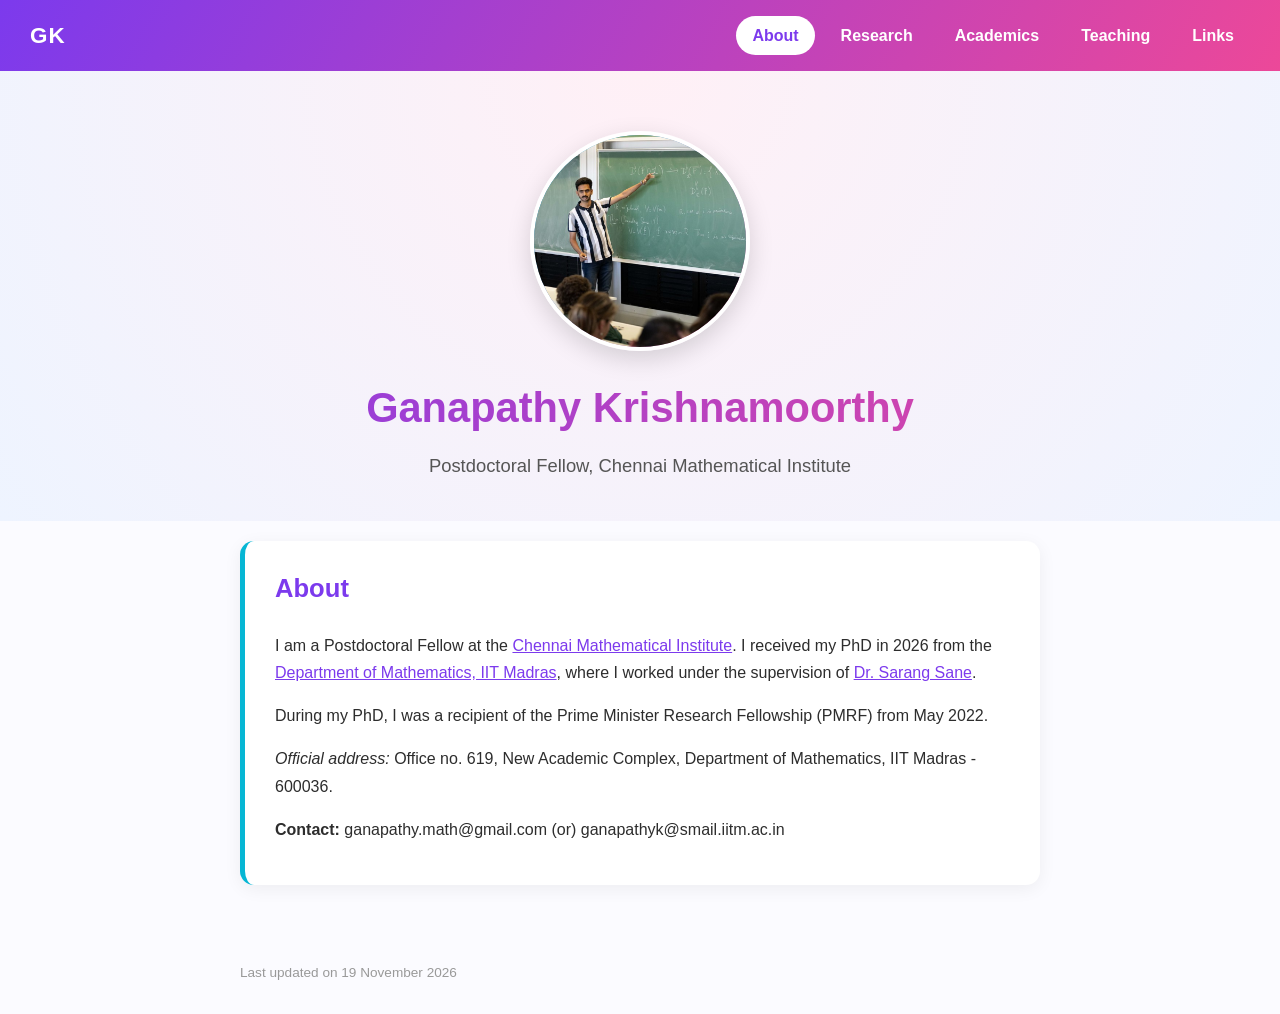
<file: index.html>
<!DOCTYPE html>
<html lang="en">
<head>
<meta charset="UTF-8">
<meta name="viewport" content="width=device-width, initial-scale=1.0">
<title>Ganapathy Krishnamoorthy | Postdoctoral Fellow, Chennai Mathematical Institute</title>
<meta name="description" content="Personal homepage of Ganapathy Krishnamoorthy, Postdoctoral Fellow at Chennai Mathematical Institute, working on commutative algebra and homological algebra.">
<link rel="canonical" href="https://gana-kmath.github.io/index.html">
<meta property="og:title" content="Ganapathy Krishnamoorthy | Postdoctoral Fellow, Chennai Mathematical Institute">
<meta property="og:description" content="Personal homepage of Ganapathy Krishnamoorthy, Postdoctoral Fellow at Chennai Mathematical Institute, working on commutative algebra and homological algebra.">
<meta property="og:type" content="website">
<meta property="og:url" content="https://gana-kmath.github.io/index.html">
<meta property="og:site_name" content="Ganapathy Krishnamoorthy">
<link rel="stylesheet" href="style.css">
</head>
<body>


<header class="topnav">
<a href="index.html" class="brand">GK</a>
<nav>
<a href="index.html" class="active">About</a>
<a href="research.html">Research</a>
<a href="academics.html">Academics</a>
<a href="teaching.html">Teaching</a>
<a href="links.html">Links</a>
</nav>
</header>


<div class="hero">
<div class="avatar">
<img src="profile.jpg" alt="Ganapathy Krishnamoorthy" style="width:100%;height:100%;border-radius:50%;object-fit:cover;">
</div>
<h1>Ganapathy Krishnamoorthy</h1>
<p>Postdoctoral Fellow, Chennai Mathematical Institute</p>
</div>


<main>
<div class="card">
<h2>About</h2>
<p>I am a Postdoctoral Fellow at the <a href="https://www.cmi.ac.in" target="_blank">Chennai Mathematical Institute</a>. I received my PhD in 2026 from the <a href="https://math.iitm.ac.in" target="_blank">Department of Mathematics, IIT Madras</a>, where I worked under the supervision of <a href="https://home.iitm.ac.in/sarang/" target="_blank">Dr. Sarang Sane</a>.</p>
<p>During my PhD, I was a recipient of the Prime Minister Research Fellowship (PMRF) from May 2022.</p>
<p><em>Official address:</em> Office no. 619, New Academic Complex, Department of Mathematics, IIT Madras - 600036.</p>
<p><strong>Contact:</strong> ganapathy.math@gmail.com (or) ganapathyk@smail.iitm.ac.in</p>
</div>
</main>

<footer>Last updated on 19 November 2026</footer>

</body>
</html>
</file>
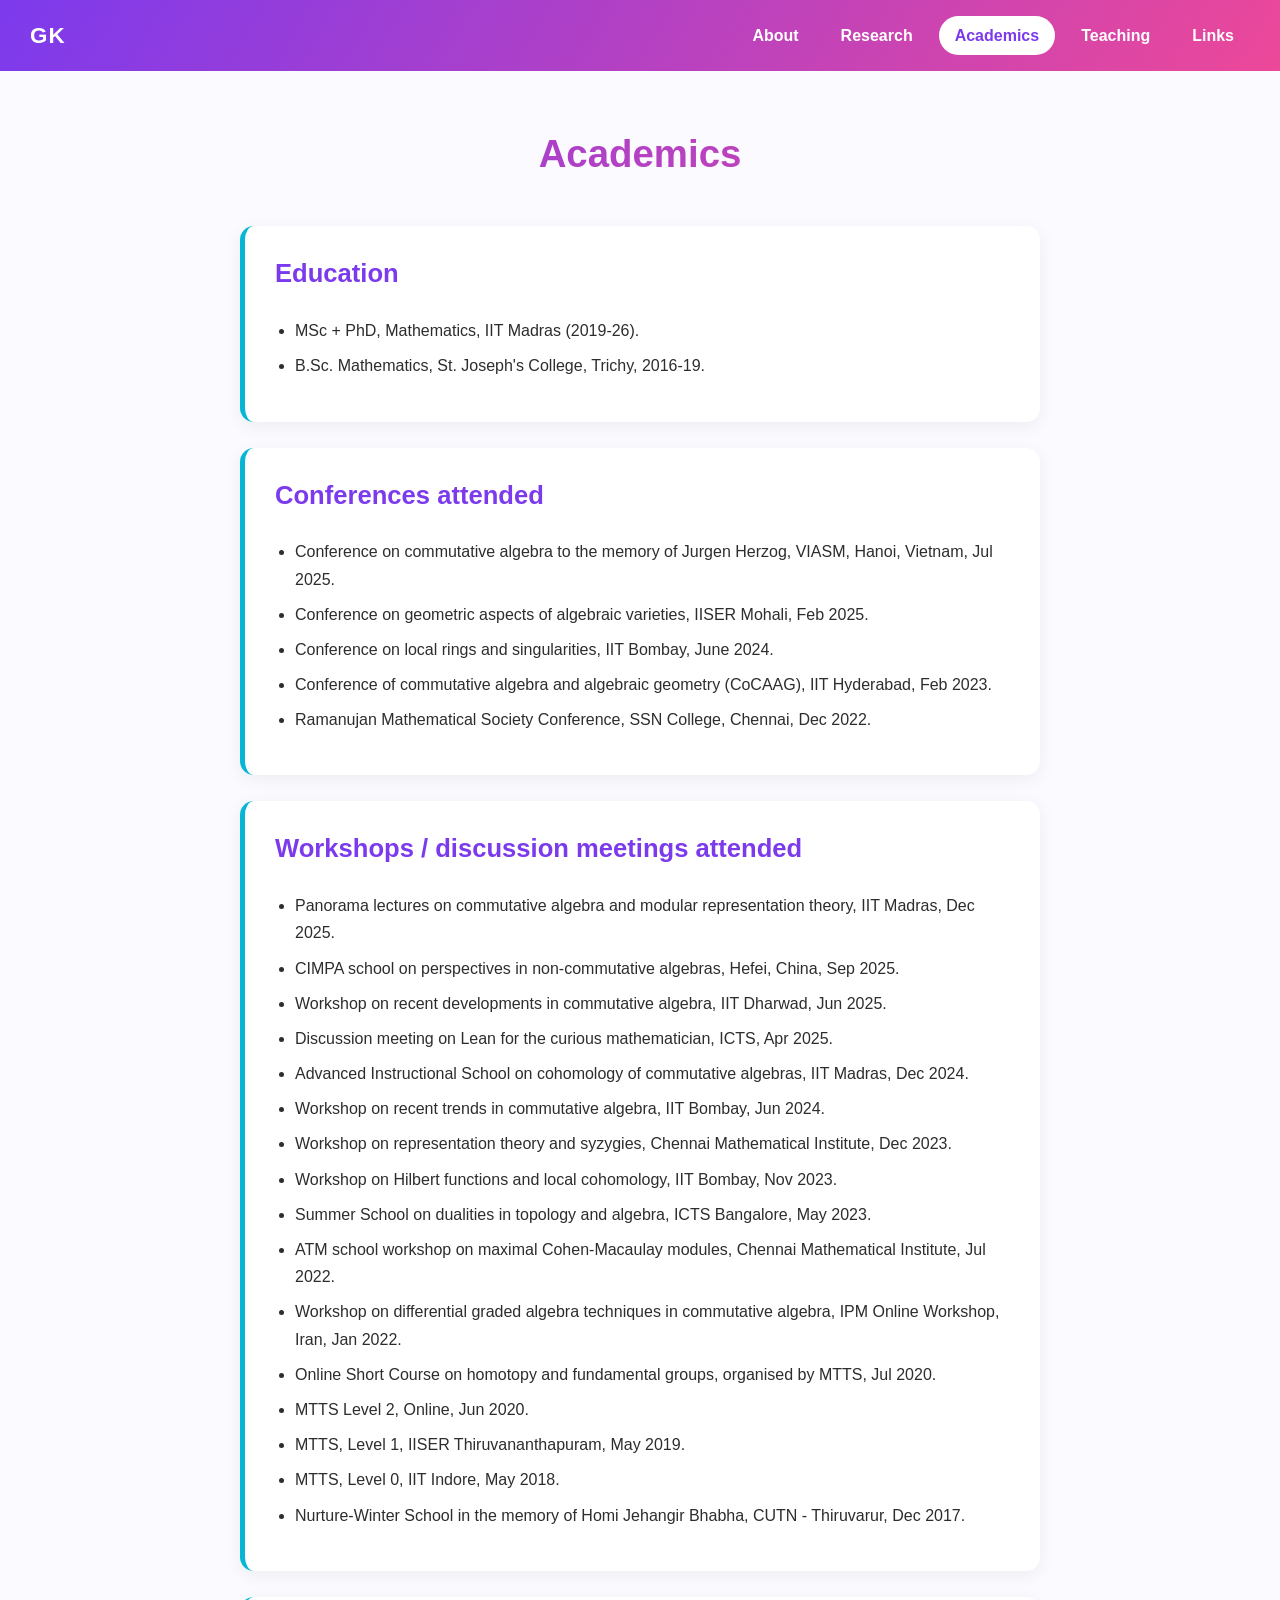
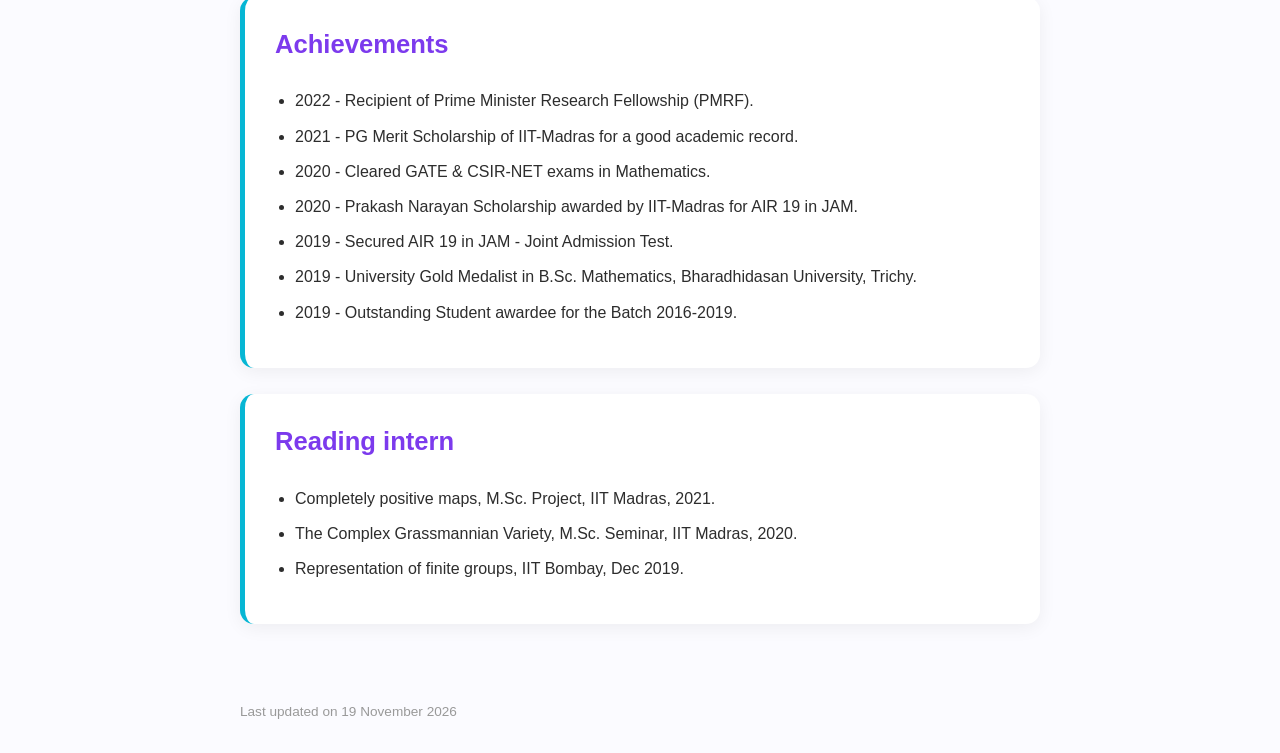
<file: academics.html>
<!DOCTYPE html>
<html lang="en">
<head>
<meta charset="UTF-8">
<meta name="viewport" content="width=device-width, initial-scale=1.0">
<title>Academics - Ganapathy Krishnamoorthy</title>
<meta name="description" content="Academic background, conferences, workshops and achievements of Ganapathy Krishnamoorthy, Postdoctoral Fellow at Chennai Mathematical Institute.">
<link rel="canonical" href="https://gana-kmath.github.io/academics.html">
<meta property="og:title" content="Academics - Ganapathy Krishnamoorthy">
<meta property="og:description" content="Academic background, conferences, workshops and achievements of Ganapathy Krishnamoorthy, Postdoctoral Fellow at Chennai Mathematical Institute.">
<meta property="og:type" content="website">
<meta property="og:url" content="https://gana-kmath.github.io/academics.html">
<meta property="og:site_name" content="Ganapathy Krishnamoorthy">
<link rel="stylesheet" href="style.css">
</head>
<body>

<header class="topnav">
<a href="index.html" class="brand">GK</a>
<nav>
<a href="index.html">About</a>
<a href="research.html">Research</a>
<a href="academics.html" class="active">Academics</a>
<a href="teaching.html">Teaching</a>
<a href="links.html">Links</a>
</nav>
</header>

<div class="page-title"><h1>Academics</h1></div>

<main>
<div class="card">
<h2>Education</h2>
<ul>
<li>MSc + PhD, Mathematics, IIT Madras (2019-26). </li>
<li>B.Sc. Mathematics, St. Joseph's College, Trichy, 2016-19.</li>
</ul>
</div>

<div class="card">
<h2>Conferences attended</h2>
<ul>
<li>Conference on commutative algebra to the memory of Jurgen Herzog, VIASM, Hanoi, Vietnam, Jul 2025.</li>
<li>Conference on geometric aspects of algebraic varieties, IISER Mohali, Feb 2025.</li>
<li>Conference on local rings and singularities, IIT Bombay, June 2024.</li>
<li>Conference of commutative algebra and algebraic geometry (CoCAAG), IIT Hyderabad, Feb 2023.</li>
<li>Ramanujan Mathematical Society Conference, SSN College, Chennai, Dec 2022.</li>
</ul>
</div>

<div class="card">
<h2>Workshops / discussion meetings attended</h2>
<ul>
<li>Panorama lectures on commutative algebra and modular representation theory, IIT Madras, Dec 2025.</li>
<li>CIMPA school on perspectives in non-commutative algebras, Hefei, China, Sep 2025.</li>
<li>Workshop on recent developments in commutative algebra, IIT Dharwad, Jun 2025.</li>
<li>Discussion meeting on Lean for the curious mathematician, ICTS, Apr 2025.</li>
<li>Advanced Instructional School on cohomology of commutative algebras, IIT Madras, Dec 2024.</li>
<li>Workshop on recent trends in commutative algebra, IIT Bombay, Jun 2024.</li>
<li>Workshop on representation theory and syzygies, Chennai Mathematical Institute, Dec 2023.</li>
<li>Workshop on Hilbert functions and local cohomology, IIT Bombay, Nov 2023.</li>
<li>Summer School on dualities in topology and algebra, ICTS Bangalore, May 2023.</li>
<li>ATM school workshop on maximal Cohen-Macaulay modules, Chennai Mathematical Institute, Jul 2022.</li>
<li>Workshop on differential graded algebra techniques in commutative algebra, IPM Online Workshop, Iran, Jan 2022.</li>
<li>Online Short Course on homotopy and fundamental groups, organised by MTTS, Jul 2020.</li>
<li>MTTS Level 2, Online, Jun 2020.</li>
<li>MTTS, Level 1, IISER Thiruvananthapuram, May 2019.</li>
<li>MTTS, Level 0, IIT Indore, May 2018.</li>
<li>Nurture-Winter School in the memory of Homi Jehangir Bhabha, CUTN - Thiruvarur, Dec 2017.</li>
</ul>
</div>

<div class="card">
<h2>Achievements</h2>
<ul>
<li>2022 - Recipient of Prime Minister Research Fellowship (PMRF).</li>
<li>2021 - PG Merit Scholarship of IIT-Madras for a good academic record.</li>
<li>2020 - Cleared GATE &amp; CSIR-NET exams in Mathematics.</li>
<li>2020 - Prakash Narayan Scholarship awarded by IIT-Madras for AIR 19 in JAM.</li>
<li>2019 - Secured AIR 19 in JAM - Joint Admission Test.</li>
<li>2019 - University Gold Medalist in B.Sc. Mathematics, Bharadhidasan University, Trichy.</li>
<li>2019 - Outstanding Student awardee for the Batch 2016-2019.</li>
</ul>
</div>

<div class="card">
<h2>Reading intern</h2>
<ul>
<li>Completely positive maps, M.Sc. Project, IIT Madras, 2021.</li>
<li>The Complex Grassmannian Variety, M.Sc. Seminar, IIT Madras, 2020.</li>
<li>Representation of finite groups, IIT Bombay, Dec 2019.</li>
</ul>
</div>
</main>

<footer>Last updated on 19 November 2026</footer>

</body>
</html>
</file>
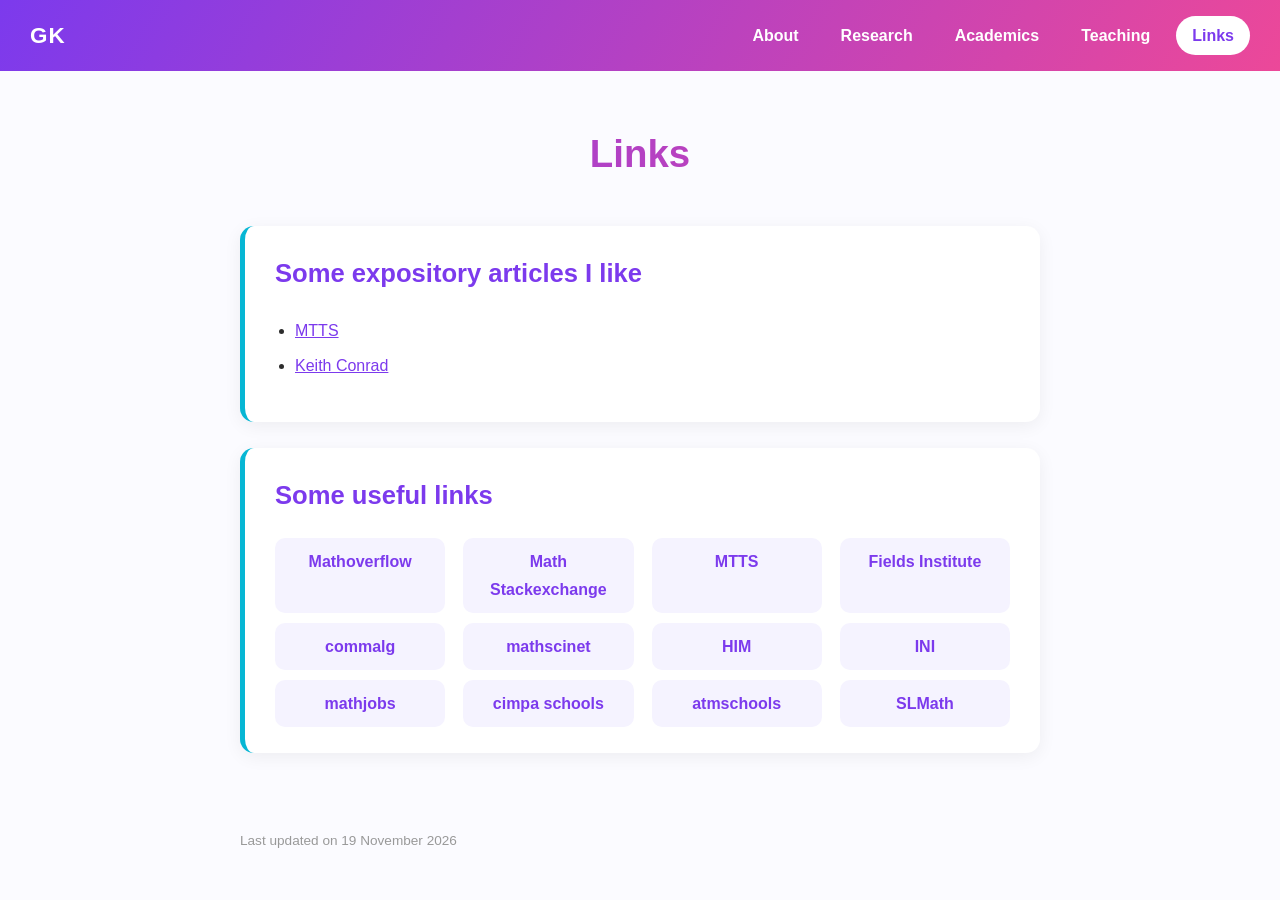
<file: links.html>
<!DOCTYPE html>
<html lang="en">
<head>
<meta charset="UTF-8">
<meta name="viewport" content="width=device-width, initial-scale=1.0">
<title>Links - Ganapathy Krishnamoorthy</title>
<meta name="description" content="Expository articles and useful mathematics links curated by Ganapathy Krishnamoorthy, PhD student at IIT Madras.">
<link rel="canonical" href="https://gana-kmath.github.io/links.html">
<meta property="og:title" content="Links - Ganapathy Krishnamoorthy">
<meta property="og:description" content="Expository articles and useful mathematics links curated by Ganapathy Krishnamoorthy, PhD student at IIT Madras.">
<meta property="og:type" content="website">
<meta property="og:url" content="https://gana-kmath.github.io/links.html">
<meta property="og:site_name" content="Ganapathy Krishnamoorthy">
<link rel="stylesheet" href="style.css">
</head>
<body>

<header class="topnav">
<a href="index.html" class="brand">GK</a>
<nav>
<a href="index.html">About</a>
<a href="research.html">Research</a>
<a href="academics.html">Academics</a>
<a href="teaching.html">Teaching</a>
<a href="links.html" class="active">Links</a>
</nav>
</header>

<div class="page-title"><h1>Links</h1></div>

<main>
<div class="card">
<h2>Some expository articles I like</h2>
<ul>
<li><a href="https://4dspace.mtts.org.in/ea" target="_blank">MTTS</a></li>
<li><a href="https://kconrad.math.uconn.edu/blurbs/" target="_blank">Keith Conrad</a></li>
</ul>
</div>

<div class="card">
<h2>Some useful links</h2>
<div class="links-grid">
<a href="http://mathoverflow.net/" target="_blank">Mathoverflow</a>
<a href="http://math.stackexchange.com/" target="_blank">Math Stackexchange</a>
<a href="https://mtts.org.in/" target="_blank">MTTS</a>
<a href="http://www.fields.utoronto.ca/" target="_blank">Fields Institute</a>
<a href="http://commalg.org/" target="_blank">commalg</a>
<a href="https://mathscinet.ams.org" target="_blank">mathscinet</a>
<a href="https://www.him.uni-bonn.de/" target="_blank">HIM</a>
<a href="https://www.newton.ac.uk/" target="_blank">INI</a>
<a href="https://www.mathjobs.org/jobs" target="_blank">mathjobs</a>
<a href="https://www.cimpa.info/en/node/60" target="_blank">cimpa schools</a>
<a href="https://www.atmschools.org/" target="_blank">atmschools</a>
<a href="https://www.slmath.org/#" target="_blank">SLMath</a>
</div>
</div>
</main>

<footer>Last updated on 19 November 2026</footer>

</body>
</html>
</file>
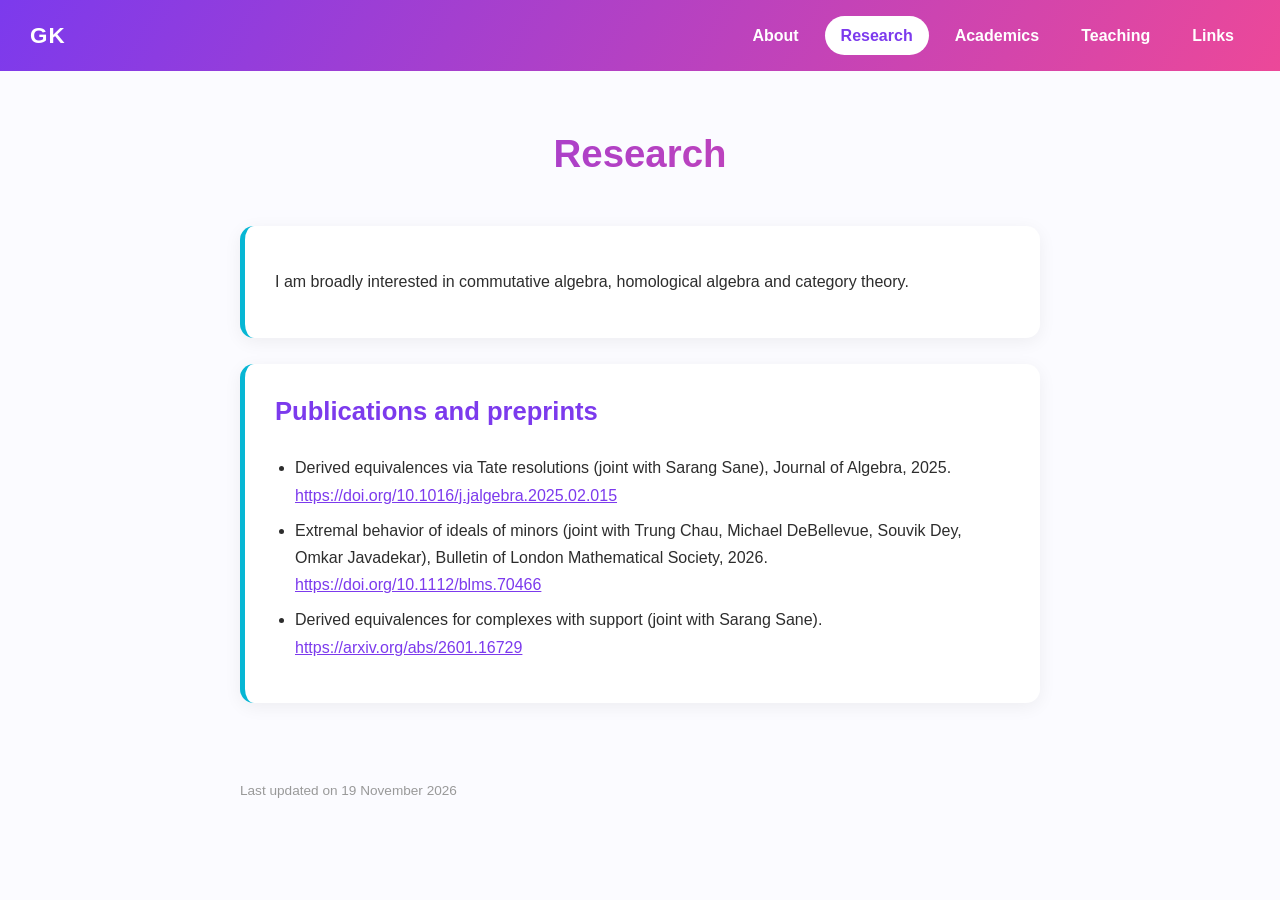
<file: research.html>
<!DOCTYPE html>
<html lang="en">
<head>
<meta charset="UTF-8">
<meta name="viewport" content="width=device-width, initial-scale=1.0">
<title>Research - Ganapathy Krishnamoorthy</title>
<meta name="description" content="Research interests and publications of Ganapathy Krishnamoorthy, PhD student in commutative algebra, homological algebra and category theory at IIT Madras.">
<link rel="canonical" href="https://gana-kmath.github.io/research.html">
<meta property="og:title" content="Research - Ganapathy Krishnamoorthy">
<meta property="og:description" content="Research interests and publications of Ganapathy Krishnamoorthy, PhD student in commutative algebra, homological algebra and category theory at IIT Madras.">
<meta property="og:type" content="website">
<meta property="og:url" content="https://gana-kmath.github.io/research.html">
<meta property="og:site_name" content="Ganapathy Krishnamoorthy">
<link rel="stylesheet" href="style.css">
</head>
<body>


<header class="topnav">
<a href="index.html" class="brand">GK</a>
<nav>
<a href="index.html">About</a>
<a href="research.html" class="active">Research</a>
<a href="academics.html">Academics</a>
<a href="teaching.html">Teaching</a>
<a href="links.html">Links</a>
</nav>
</header>


<div class="page-title"><h1>Research</h1></div>


<main>
<div class="card">
<p>I am broadly interested in commutative algebra, homological algebra and category theory.</p>
</div>


<div class="card">
<h2>Publications and preprints</h2>
<ul>
<li>Derived equivalences via Tate resolutions (joint with Sarang Sane), Journal of Algebra, 2025.<br><a href="https://doi.org/10.1016/j.jalgebra.2025.02.015" target="_blank">https://doi.org/10.1016/j.jalgebra.2025.02.015</a></li>
<li>Extremal behavior of ideals of minors (joint with Trung Chau, Michael DeBellevue, Souvik Dey, Omkar Javadekar), Bulletin of London Mathematical Society, 2026.<br><a href="https://doi.org/10.1112/blms.70466" target="_blank">https://doi.org/10.1112/blms.70466</a></li>
<li>Derived equivalences for complexes with support (joint with Sarang Sane).<br><a href="https://arxiv.org/abs/2601.16729" target="_blank">https://arxiv.org/abs/2601.16729</a></li>
</ul>
</div>
</main>


<footer>Last updated on 19 November 2026</footer>


</body>
</html>
</file>
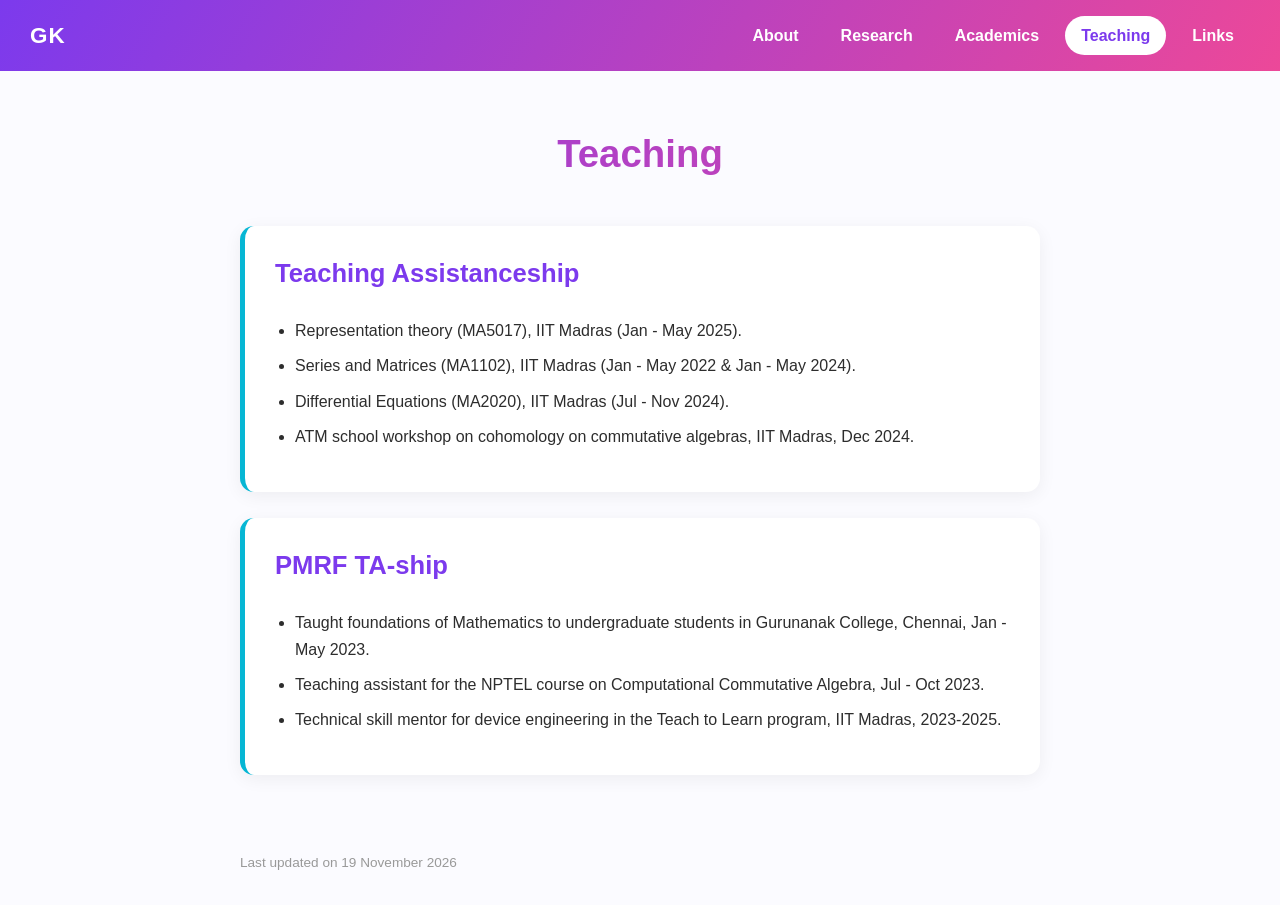
<file: teaching.html>
<!DOCTYPE html>
<html lang="en">
<head>
<meta charset="UTF-8">
<meta name="viewport" content="width=device-width, initial-scale=1.0">
<title>Teaching - Ganapathy Krishnamoorthy</title>
<meta name="description" content="Teaching assistantship experience of Ganapathy Krishnamoorthy, PhD student in Mathematics at IIT Madras.">
<link rel="canonical" href="https://gana-kmath.github.io/teaching.html">
<meta property="og:title" content="Teaching - Ganapathy Krishnamoorthy">
<meta property="og:description" content="Teaching assistantship experience of Ganapathy Krishnamoorthy, PhD student in Mathematics at IIT Madras.">
<meta property="og:type" content="website">
<meta property="og:url" content="https://gana-kmath.github.io/teaching.html">
<meta property="og:site_name" content="Ganapathy Krishnamoorthy">
<link rel="stylesheet" href="style.css">
</head>
<body>

<header class="topnav">
<a href="index.html" class="brand">GK</a>
<nav>
<a href="index.html">About</a>
<a href="research.html">Research</a>
<a href="academics.html">Academics</a>
<a href="teaching.html" class="active">Teaching</a>
<a href="links.html">Links</a>
</nav>
</header>

<div class="page-title"><h1>Teaching</h1></div>

<main>
<div class="card">
<h2>Teaching Assistanceship</h2>
<ul>
<li>Representation theory (MA5017), IIT Madras (Jan - May 2025).</li>
<li>Series and Matrices (MA1102), IIT Madras (Jan - May 2022 &amp; Jan - May 2024).</li>
<li>Differential Equations (MA2020), IIT Madras (Jul - Nov 2024).</li>
<li>ATM school workshop on cohomology on commutative algebras, IIT Madras, Dec 2024.</li>
</ul>
</div>

<div class="card">
<h2>PMRF TA-ship</h2>
<ul>
<li>Taught foundations of Mathematics to undergraduate students in Gurunanak College, Chennai, Jan - May 2023.</li>
<li>Teaching assistant for the NPTEL course on Computational Commutative Algebra, Jul - Oct 2023.</li>
<li>Technical skill mentor for device engineering in the Teach to Learn program, IIT Madras, 2023-2025.</li>
</ul>
</div>
</main>

<footer>Last updated on 19 November 2026</footer>

</body>
</html>
</file>
<file: style.css>
:root{
--primary:#7c3aed;
--secondary:#ec4899;
--accent:#06b6d4;
}
* { box-sizing: border-box; }
body{
margin:0;
font-family:'Segoe UI', Arial, sans-serif;
background:#fbfbff;
color:#2d2d2d;
line-height:1.7;
}
a{ color:var(--primary); }
.topnav{
display:flex;
justify-content:space-between;
align-items:center;
padding:16px 30px;
background:linear-gradient(120deg,var(--primary),var(--secondary));
color:#fff;
position:sticky;
top:0;
z-index:50;
flex-wrap:wrap;
gap:10px;
}
.brand{
font-weight:800;
font-size:1.4em;
letter-spacing:1px;
color:#fff;
text-decoration:none;
}
.topnav nav{
display:flex;
gap:10px;
flex-wrap:wrap;
}
.topnav nav a{
color:#fff;
text-decoration:none;
font-weight:600;
padding:6px 16px;
border-radius:20px;
transition:background .2s;
}
.topnav nav a:hover{
background:rgba(255,255,255,0.2);
}
.topnav nav a.active{
background:#fff;
color:var(--primary);
}
.hero{
text-align:center;
padding:60px 20px 40px;
background:radial-gradient(circle at top, #fff0f6, #eef4ff);
}
.avatar{
width:220px;
height:220px;
border-radius:50%;
background:linear-gradient(135deg,var(--accent),var(--secondary));
display:flex;
align-items:center;
justify-content:center;
margin:0 auto 22px;
box-shadow:0 8px 24px rgba(0,0,0,0.15);
border:4px solid #fff;
}
.hero h1{
font-size:2.6em;
margin:10px 0 6px;
background:linear-gradient(90deg,var(--primary),var(--secondary));
-webkit-background-clip:text;
background-clip:text;
color:transparent;
}
.hero p{
color:#555;
font-size:1.15em;
margin:0;
}
.page-title{
text-align:center;
padding:50px 20px 20px;
}
.page-title h1{
font-size:2.4em;
background:linear-gradient(90deg,var(--primary),var(--secondary));
-webkit-background-clip:text;
background-clip:text;
color:transparent;
margin:0;
}
main{
max-width:850px;
margin:0 auto;
padding:20px 25px 50px;
}
.card{
background:#fff;
border-radius:14px;
padding:26px 30px;
margin-bottom:26px;
box-shadow:0 4px 18px rgba(0,0,0,0.06);
border-left:5px solid var(--accent);
}
.card h2{
color:var(--primary);
margin-top:0;
font-size:1.6em;
}
.card h3{
color:var(--secondary);
margin-bottom:8px;
}
ul{ padding-left:20px; }
li{ margin-bottom:8px; }
.links-grid{
display:grid;
grid-template-columns:repeat(4,1fr);
gap:10px 18px;
}
.links-grid a{
background:#f5f3ff;
padding:10px 14px;
border-radius:10px;
text-decoration:none;
color:var(--primary);
font-weight:600;
text-align:center;
transition:transform .15s, background .15s, color .15s;
display:block;
}
.links-grid a:hover{
background:var(--accent);
color:#fff;
transform:translateY(-2px);
}
footer{
max-width:850px;
margin:0 auto;
padding:0 25px 30px;
text-align:left;
color:#999;
font-size:.85em;
}
@media (max-width:600px){
.topnav{ flex-direction:column; text-align:center; }
.topnav nav{ justify-content:center; width:100%; }
.links-grid{ grid-template-columns:repeat(2,1fr); }
.hero h1, .page-title h1{ font-size:1.9em; }
.avatar{ width:120px; height:120px; }
}
</file>
